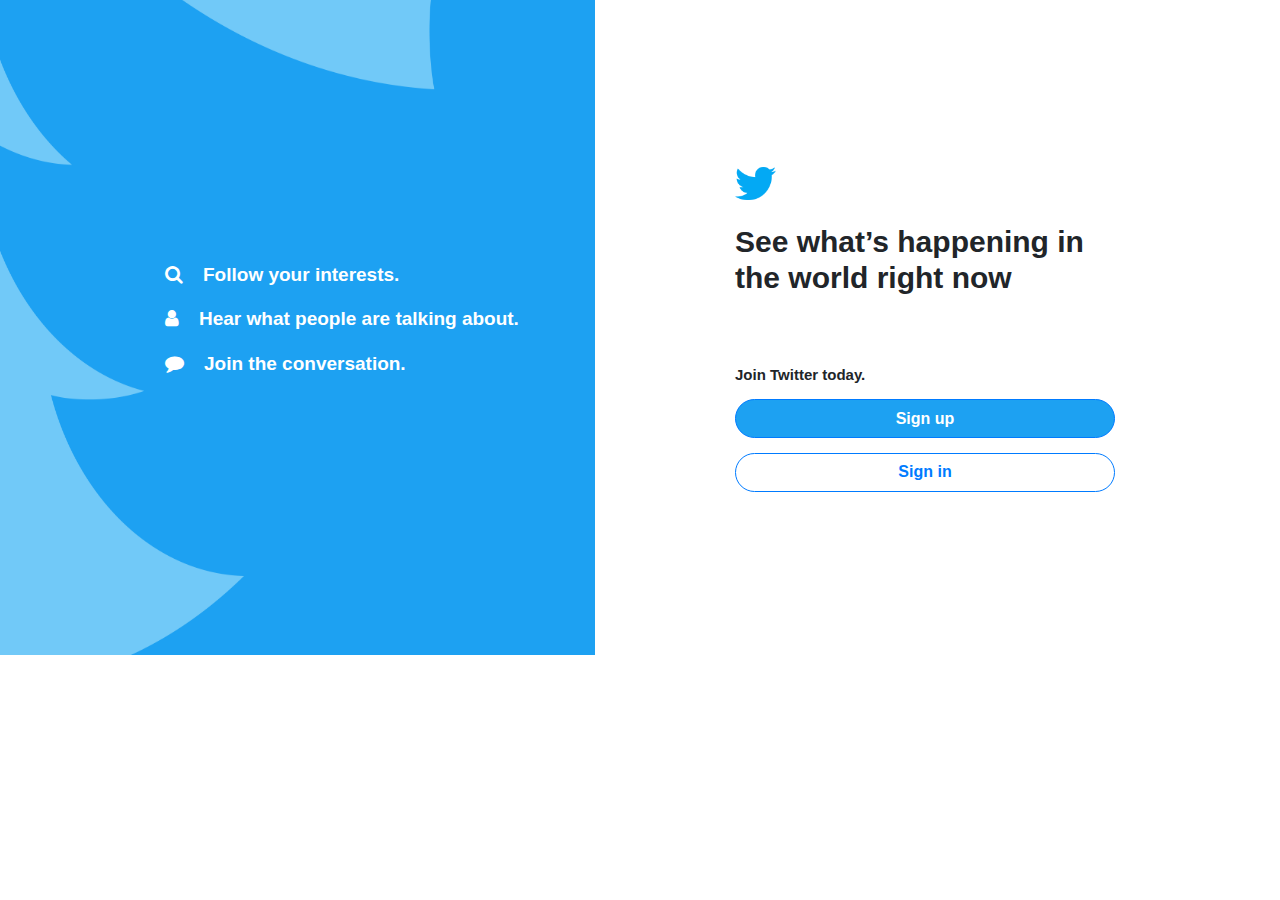
<file: index.html>
<!DOCTYPE html>
<html lang="en">

<head>
    <meta charset="UTF-8">
    <meta name="viewport" content="width=device-width, initial-scale=1.0">
    <title>Clone Twitter</title>
    <link rel="stylesheet" href="css/style.css" />
    <link rel="stylesheet" href="https://stackpath.bootstrapcdn.com/font-awesome/4.7.0/css/font-awesome.min.css">
    <link rel="stylesheet" href="css/bootstrap.min.css" />
</head>

<body>
    <div class="container">
        <div class="row">
            <div class="col-sm d-flex align-items-center d-flex justify-content-start">
                <img src="img/twitter-cover.png" class="cover" alt="">
                <div class="twitter-text">
                    <p><i class="fa fa-search"></i>Follow your interests.</p>
                    <p><i class="fa fa-user"></i>Hear what people are talking about.</p>
                    <p><i class="fa fa-comment"></i>Join the conversation.</p>
                </div>
            </div>
            <div class="col-sm col-sm d-flex align-items-center d-flex justify-content-center">
                <div class="text-img">
                    <img src="img/twitter.png" alt="">
                    <h4>See what’s happening in the world right now</h4>
                    <h6>Join Twitter today.</h6>
                    <button type="button" class="btn btn-primary sign-up" data-toggle="modal"
                        data-target="#exampleModal">Sign up</button>
                    <a href="login.html" type="button" class="btn btn-outline-primary btn-sign">Sign in</a>
                </div>
            </div>
        </div>
    </div>

    <!-- Modal -->
    <div class="modal fade" id="exampleModal" tabindex="-1" aria-labelledby="exampleModalLabel" aria-hidden="true">
        <div class="modal-dialog">
            <div class="modal-content">
                <div class="modal-header">
                    <img src="img/twitter.png" alt="">
                    <button type="button" class="btn btn-primary next d-flex align-items-center">Next</button>
                </div>
                <div class="modal-body">
                    <h4>Create your account</h4>
                    <form>
                        <div class="form-group">
                            <div class="form-group">
                                <label for="exampleInputPassword1">Name</label>
                                <input type="text" class="form-control" autocomplete="off" id="exampleInputPassword1">
                            </div>
                            <div class="form-group">
                                <label for="exampleInputPassword1">Password</label>
                                <input type="password" class="form-control" autocomplete="off"
                                    id="exampleInputPassword1">
                            </div>
                            <label for="exampleInputEmail1">Phone</label>
                            <input type="text" class="form-control" autocomplete="off" id="exampleInputEmail1">
                            <a href="" style="text-decoration: none; color: #1DA1F2 !important;"
                                class="form-text text-muted mt-3">use
                                email instead</a>
                            <h6>Date of birth</h6>
                            <p>This will not be shown publicly.Confirm your own age,even this if account
                                for a bussinesse,a pet,or something else</p>
                            <div class="form-row">
                                <select class="custom-select mr-sm-2 col-md-3" id="inlineFormCustomSelect">
                                    <option selected>Month</option>
                                    <option value="1">One</option>
                                    <option value="2">Two</option>
                                    <option value="3">Three</option>
                                </select>
                                <select class="custom-select mr-sm-2 col-md-3" id="inlineFormCustomSelect">
                                    <option selected>Date</option>
                                    <option value="1">One</option>
                                    <option value="2">Two</option>
                                    <option value="3">Three</option>
                                </select>
                                <select class="custom-select mr-sm-2 col-md-3" id="inlineFormCustomSelect">
                                    <option selected>Year</option>
                                    <option value="1">One</option>
                                    <option value="2">Two</option>
                                    <option value="3">Three</option>
                                </select>
                            </div>
                        </div>
                    </form>
                </div>

            </div>
        </div>
    </div>

    <!-- Javascript -->
    <script src="https://code.jquery.com/jquery-3.5.1.slim.min.js">
    </script>
    <script src="js/bootstrap.min.js">
    </script>
    <script src="js/script.js"></script>
</body>

</html>
</file>
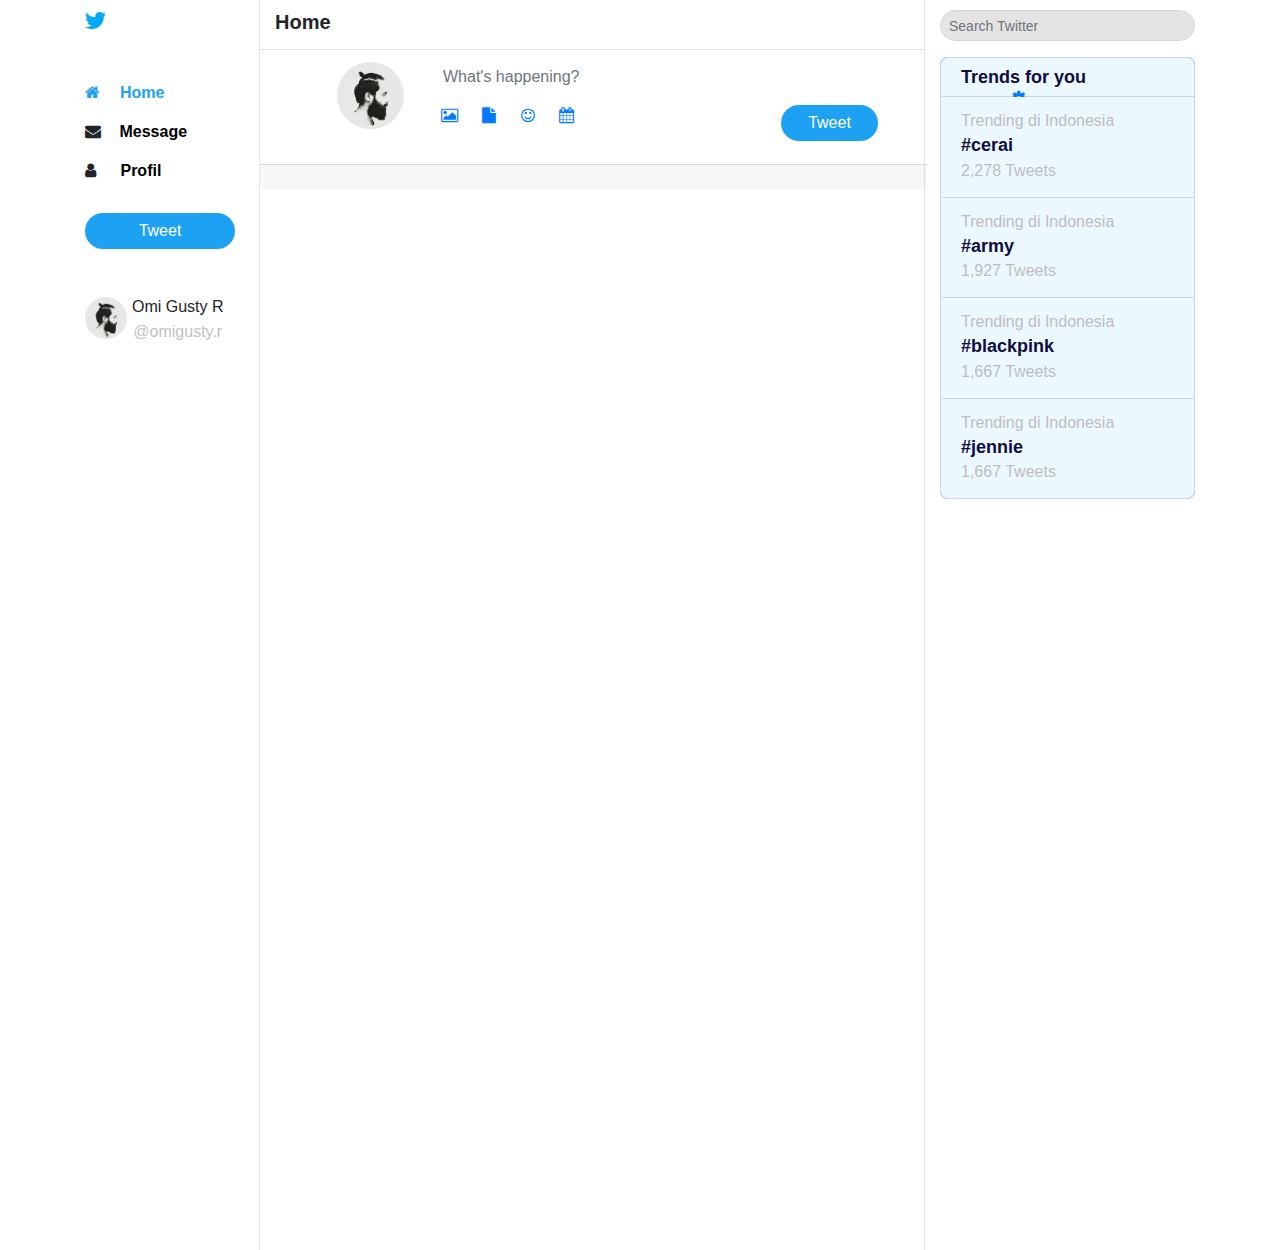
<file: beranda.html>
<!DOCTYPE html>
<html lang="en">

<head>
  <meta charset="UTF-8" />
  <meta name="viewport" content="width=device-width, initial-scale=1.0" />
  <title>Document</title>
  <link rel="stylesheet" href="css/style.css" />
  <link rel="stylesheet" href="https://stackpath.bootstrapcdn.com/font-awesome/4.7.0/css/font-awesome.min.css" />
  <link rel="stylesheet" href="css/bootstrap.min.css" />
</head>

<body>
  <div class="container">
    <div class="row">
      <div class="col-md-2 logo">
        <img src="img/twitter.png" alt="" />
        <div class="row" style="width: 150px">
          <div class="col pilihan">
            <i class="fa fa-home" style="color: #1da1f2"></i><a href="beranda.html" class="active">Home</a>
          </div>
          <div class="col pilihan">
            <i class="fa fa-envelope"></i>
            <a href="message.html" class="pilihan2" style="margin-left: -6px">Message</a>
          </div>
          <div class="col pilihan">
            <i class="fa fa-user"></i> <a href="profile.html" class="pilihan2">Profil</a>
          </div>
        </div>
        <button type="button" class="btn btn-primary tweet">Tweet</button>
        <div class="card">
          <div class="row no-gutters">
            <div class="col-md-3">
              <img src="img/profile-photo.jpg" class="card-img mt-5" alt="..." />
            </div>
            <div class="col-md-8 mt-5">
              <div class="rio">
                <h6 class="card-title name-user mb-1 d-flex justify-content-center d-flex align-items-center">
                  Omi Gusty R
                </h6>
                <p class="card-text d-flex justify-content-center d-flex align-items-center" style="color: #c2c1c1">
                  @omigusty.r
                </p>
              </div>
            </div>
          </div>
        </div>
      </div>
      <div class="col-md-7" style="border-right: 1px solid #e6e3e3">
        <div class="header">
          <h5>Home</h5>
        </div>
        <div class="card post">
          <div class="row no-gutters">
            <div class="col-md-4 figura mt-2 mb-2">
              <img src="img/profile-photo.jpg" alt="..." class="rounded-circle" />
            </div>
            <div class="col-md-8">
              <div class="input-group flex-nowrap">
                <input type="text" class="form-control omi mt-2 mb-2" placeholder="What's happening?" />
              </div>
              <div class="postingan">
                <div class="file-postingan">
                  <a href=""><i class="fa fa-image"></i></a>
                  <a href=""><i class="fa fa-file"></i></a>
                  <a href=""><i class="fa fa-smile-o"></i></a>
                  <a href=""><i class="fa fa-calendar"></i></a>
                </div>
                <button type="button" class="btn btn-primary btn-post-tweet">
                  Tweet
                </button>
              </div>
            </div>
          </div>
          <div class="card-footer mt-4"></div>
        </div>
      </div>
      <div class="col-md-3">
        <form>
          <div class="form-group trending-search">
            <input type="email" class="form-control form-control-sm" id="colFormLabelSm" placeholder="Search Twitter" />
          </div>
        </form>
        <ul class="list-group">
          <li class="list-group-item list-group-item-action list-group-item-info trends-for-you">
            <h6>
              Trends for you
              <a href="" style="margin-left: 50px"><i class="fa fa-cog"></i></a>
            </h6>
          </li>
          <li class="list-group-item list-group-item-action list-group-item-info">
            <p>Trending di Indonesia</p>
            <h6>#cerai</h6>
            <p>2,278 Tweets</p>
          </li>
          <li class="list-group-item list-group-item-action list-group-item-info">
            <p>Trending di Indonesia</p>
            <h6>#army</h6>
            <p>1,927 Tweets</p>
          </li>
          <li class="list-group-item list-group-item-action list-group-item-info">
            <p>Trending di Indonesia</p>
            <h6>#blackpink</h6>
            <p>1,667 Tweets</p>
          </li>
          <li class="list-group-item list-group-item-action list-group-item-info">
            <p>Trending di Indonesia</p>
            <h6>#jennie</h6>
            <p>1,667 Tweets</p>
          </li>
        </ul>
      </div>
    </div>
  </div>
</body>

</html>
</file>
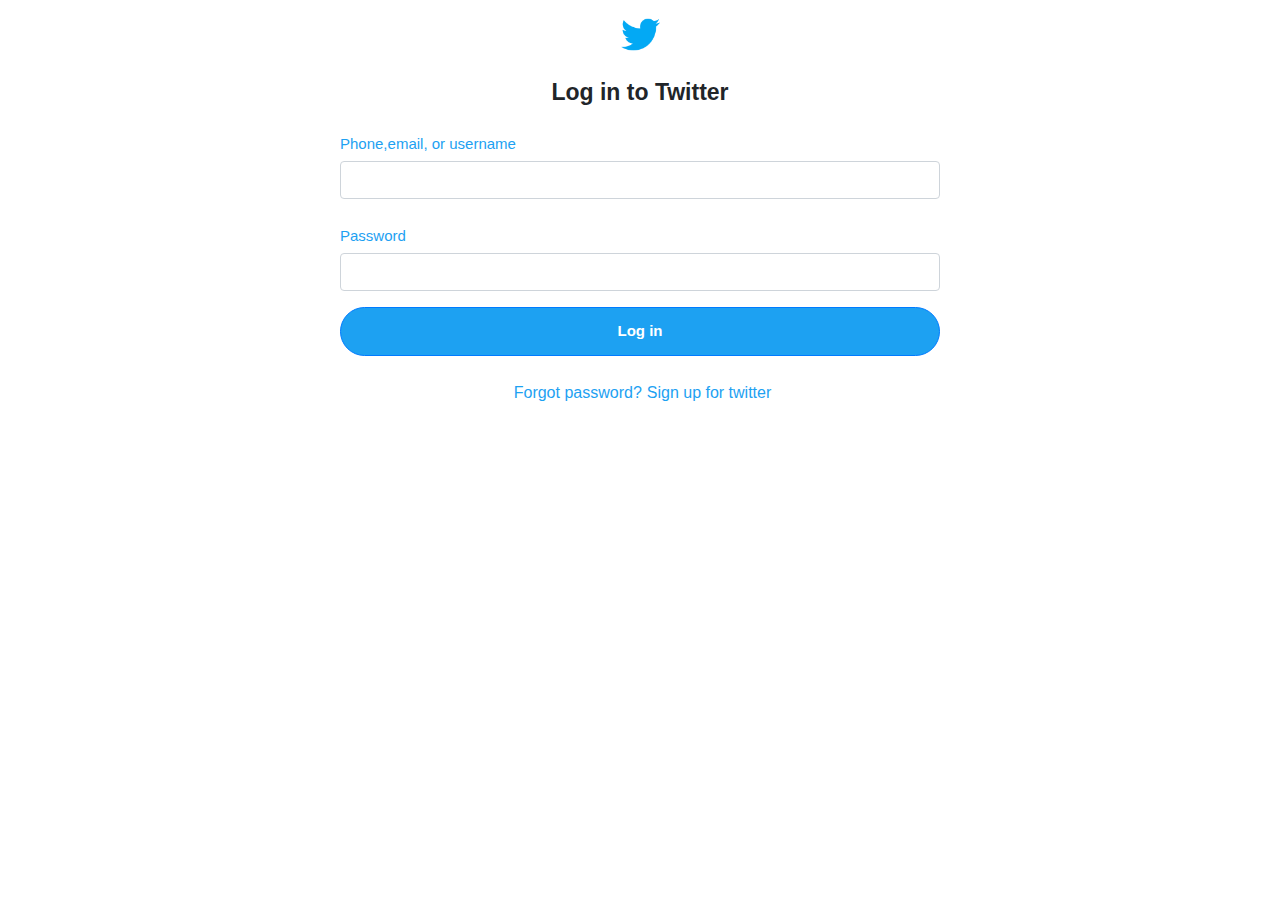
<file: login.html>
<!DOCTYPE html>
<html lang="en">

<head>
    <meta charset="UTF-8">
    <meta name="viewport" content="width=device-width, initial-scale=1.0">
    <title>Clone Twitter</title>
    <link rel="stylesheet" href="css/registrasi-style.css" />
    <link rel="stylesheet" href="https://stackpath.bootstrapcdn.com/font-awesome/4.7.0/css/font-awesome.min.css">
    <link rel="stylesheet" href="css/bootstrap.min.css" />
</head>

<body>
    <div class="container d-flex justify-content-center">
        <div class="login-page">
            <div class="logo  d-flex justify-content-center">
                <img src="img/twitter.png" alt="">
            </div>
            <h3>Log in to Twitter</h3>
            <form>
                <div class="form-group">
                    <label for="exampleInputEmail1">Phone,email, or username</label>
                    <input type="text" class="form-control" id="exampleInputEmail1">
                </div>
                <div class="form-group">
                    <label for="exampleInputPassword1">Password</label>
                    <input type="password" class="form-control" id="exampleInputPassword1">
                </div>
                <button type="submit" class="btn btn-primary">Log in</button>
            </form>
            <div class="link">
                <a href="">Forgot password?</a>
                <a href="">Sign up for twitter</a>
            </div>
        </div>
    </div>
    </div>

</body>

</html>
</file>
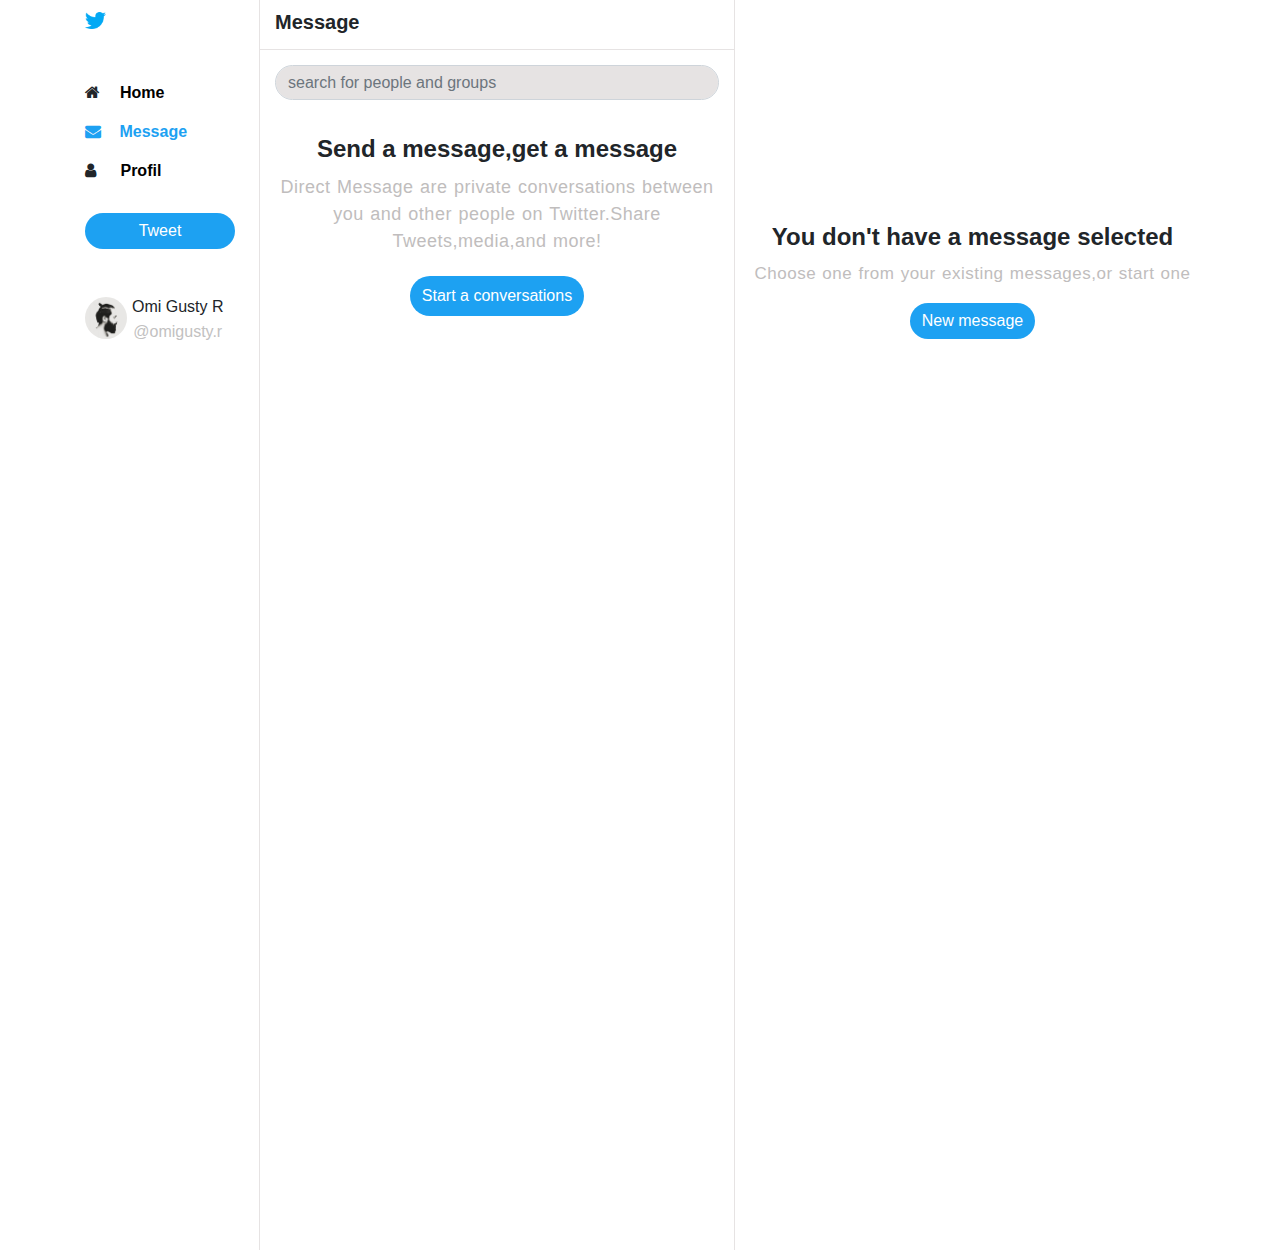
<file: message.html>
<!DOCTYPE html>
<html lang="en">

<head>
    <meta charset="UTF-8" />
    <meta name="viewport" content="width=device-width, initial-scale=1.0" />
    <title>Document</title>
    <link rel="stylesheet" href="css/style.css" />
    <link rel="stylesheet" href="https://stackpath.bootstrapcdn.com/font-awesome/4.7.0/css/font-awesome.min.css" />
    <link rel="stylesheet" href="css/bootstrap.min.css" />
</head>

<body>
    <div class="container">
        <div class="row">
            <div class="col-md-2 logo">
                <img src="img/twitter.png" alt="" />
                <div class="row" style="width: 150px">
                    <div class="col pilihan">
                        <i class="fa fa-home"></i><a href="beranda.html" class="pilihan2">Home</a>
                    </div>
                    <div class="col pilihan" style="color: #1da1f2">
                        <i class="fa fa-envelope"></i>
                        <a href="message.html" class="active" style="margin-left: -6px">Message</a>
                    </div>
                    <div class=" col pilihan">
                        <i class="fa fa-user"></i> <a href="profile.html" class="pilihan2">Profil</a>
                    </div>
                </div>
                <button type="button" class="btn btn-primary tweet">Tweet</button>
                <div class="card">
                    <div class="row no-gutters">
                        <div class="col-md-3">
                            <img src="img/profile-photo.jpg" class="card-img mt-5" alt="..." />
                        </div>
                        <div class="col-md-8 mt-5">
                            <div class="rio">
                                <h6
                                    class="card-title name-user mb-1 d-flex justify-content-center d-flex align-items-center">
                                    Omi Gusty R
                                </h6>
                                <p class="card-text d-flex justify-content-center d-flex align-items-center"
                                    style="color: #c2c1c1">
                                    @omigusty.r
                                </p>
                            </div>
                        </div>
                    </div>
                </div>
            </div>
            <div class="col-md-5" style="border-right: 1px solid #e6e3e3;">
                <div class="header-message">
                    <h5>Message</h5>
                </div>
                <form>
                    <div class="form-group">
                        <input type="text" class="form-control search-message" id="inputPassword"
                            placeholder="search for people and groups">
                    </div>
                </form>
                <h4 class="tagline-message">Send a message,get a message</h4>
                <p class="description">Direct Message are private conversations between you and other people on
                    Twitter.Share
                    Tweets,media,and more!</p>
                <div class="start d-flex justify-content-center">
                    <button type="button" class="btn btn-primary btn-conversations">Start a conversations</button>
                </div>
            </div>
            <div class="col-md-5">
                <div class="finding-chat">
                    <h4>You don't have a message selected</h4>
                    <p>Choose one from your existing messages,or start one</p>
                </div>
                <div class="btn-finding d-flex justify-content-center">
                    <button type="button" class="btn btn-primary btn-find-message">New message</button>
                </div>
            </div>
        </div>
    </div>
</body>

</html>
</file>
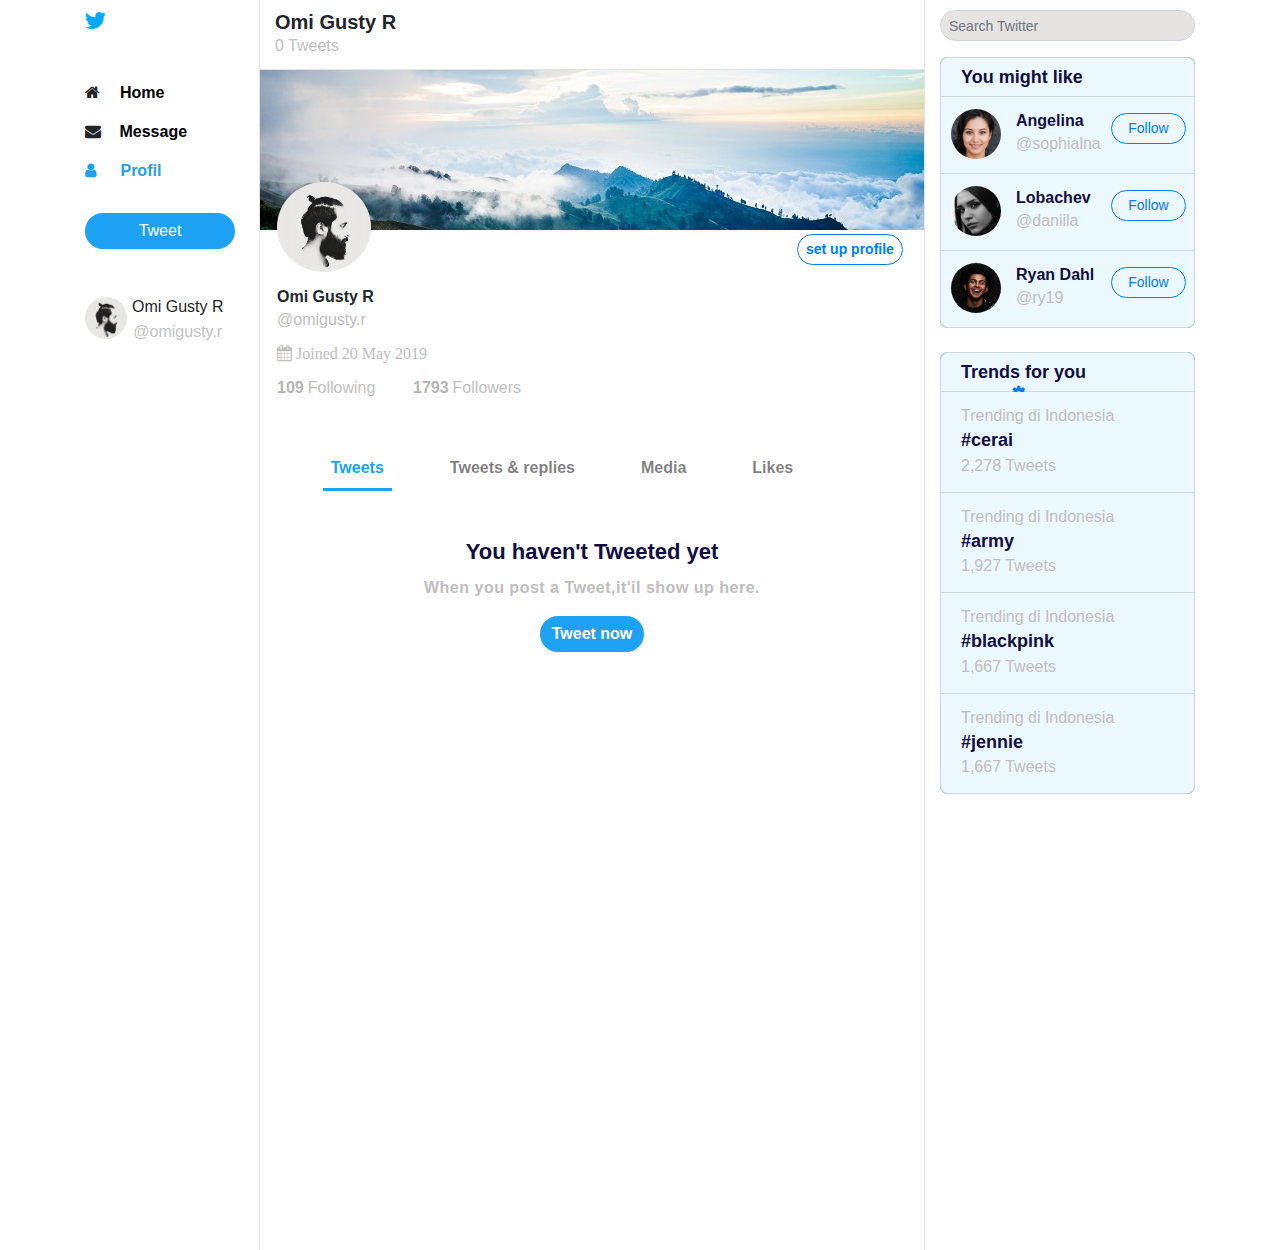
<file: profile.html>
<!DOCTYPE html>
<html lang="en">
  <head>
    <meta charset="UTF-8" />
    <meta name="viewport" content="width=device-width, initial-scale=1.0" />
    <title>Document</title>
    <link rel="stylesheet" href="css/style.css" />
    <link
      rel="stylesheet"
      href="https://stackpath.bootstrapcdn.com/font-awesome/4.7.0/css/font-awesome.min.css"
    />
    <link rel="stylesheet" href="css/bootstrap.min.css" />
  </head>

  <body>
    <div class="container">
      <div class="row">
        <div class="col-md-2 logo">
          <img src="img/twitter.png" alt="" />
          <div class="row" style="width: 150px">
            <div class="col pilihan">
              <i class="fa fa-home"></i
              ><a href="beranda.html" class="pilihan2">Home</a>
            </div>
            <div class="col pilihan">
              <i class="fa fa-envelope"></i>
              <a href="message.html" class="pilihan2" style="margin-left: -6px"
                >Message</a
              >
            </div>
            <div class="col pilihan" style="color: #1da1f2">
              <i class="fa fa-user"></i>
              <a href="profile.html" class="active">Profil</a>
            </div>
          </div>
          <button type="button" class="btn btn-primary tweet">Tweet</button>
          <div class="card">
            <div class="row no-gutters">
              <div class="col-md-3">
                <img
                  src="img/profile-photo.jpg"
                  class="card-img mt-5"
                  alt="..."
                />
              </div>
              <div class="col-md-8 mt-5">
                <div class="rio">
                  <h6
                    class="card-title name-user mb-1 d-flex justify-content-center d-flex align-items-center"
                  >
                    Omi Gusty R
                  </h6>
                  <p
                    class="card-text d-flex justify-content-center d-flex align-items-center"
                    style="color: #c2c1c1"
                  >
                    @omigusty.r
                  </p>
                </div>
              </div>
            </div>
          </div>
        </div>
        <div class="col-md-7" style="border-right: 1px solid #e6e3e3">
          <div class="header name-account">
            <h5>Omi Gusty R</h5>
            <p>0 Tweets</p>
          </div>
          <div class="jumbotron jumbotron-fluid"></div>
          <div class="biodata-profil">
            <img src="img/profile-photo.jpg" alt="" />
            <h6>Omi Gusty R</h6>
            <p>@omigusty.r</p>
            <p class="joined">
              <i class="fa fa-calendar"> Joined 20 May 2019</i>
            </p>
            <div class="row followers">
              <div class="col">
                <p><span>109</span>Following</p>
              </div>
              <div class="col followers">
                <p><span>1793</span>Followers</p>
              </div>
            </div>
            <button
              type="button"
              class="btn btn-outline-primary btn-sm settings"
            >
              set up profile
            </button>
          </div>
          <nav class="navbar navbar-expand-lg navbar-light">
            <div
              class="collapse navbar-collapse d-flex justify-content-center"
              id="navbarNavAltMarkup"
            >
              <div class="navbar-nav">
                <a class="nav-link link-active" href="#">Tweets</a>
                <a class="nav-link" href="#">Tweets & replies</a>
                <a class="nav-link" href="#">Media</a>
                <a class="nav-link" href="#">Likes</a>
              </div>
            </div>
          </nav>
          <div class="jumlah-tweets">
            <h4>You haven't Tweeted yet</h4>
            <p>When you post a Tweet,it'il show up here.</p>
            <div class="btn-jumlah-tweets d-flex justify-content-center">
              <button type="button" class="btn btn-primary btn-jmlh-tweets">
                Tweet now
              </button>
            </div>
          </div>
        </div>
        <div class="col-md-3">
          <form>
            <div class="form-group trending-search">
              <input
                type="email"
                class="form-control form-control-sm"
                id="colFormLabelSm"
                placeholder="Search Twitter"
              />
            </div>
          </form>
          <ul class="list-group mb-4">
            <li
              class="list-group-item list-group-item-action list-group-item-info trends-for-you"
            >
              <h6>You might like</h6>
            </li>
            <li
              class="list-group-item list-group-item-action list-group-item-info"
            >
              <img
                src="img/sophia-angelina.jpg"
                class="profile-sugestion"
                alt=""
              />
              <div class="you-might-like">
                <h6>Angelina</h6>
                <p>@sophialna</p>
                <button
                  type="button"
                  class="btn btn-outline-primary btn-sm gusty"
                >
                  Follow
                </button>
              </div>
            </li>
            <li
              class="list-group-item list-group-item-action list-group-item-info"
            >
              <img
                src="img/daniil-lobachev.jpg"
                class="profile-sugestion"
                alt=""
              />
              <div class="you-might-like">
                <h6>Lobachev</h6>
                <p>@daniila</p>
                <button
                  type="button"
                  class="btn btn-outline-primary btn-sm gusty"
                >
                  Follow
                </button>
              </div>
            </li>
            <li
              class="list-group-item list-group-item-action list-group-item-info"
            >
              <img
                src="img/vladimir-karney.jpg"
                class="profile-sugestion"
                alt=""
              />
              <div class="you-might-like">
                <h6>Ryan Dahl</h6>
                <p>@ry19</p>
                <button
                  type="button"
                  class="btn btn-outline-primary btn-sm gusty"
                >
                  Follow
                </button>
              </div>
            </li>
          </ul>
          <ul class="list-group">
            <li
              class="list-group-item list-group-item-action list-group-item-info trends-for-you"
            >
              <h6>
                Trends for you
                <a href="" style="margin-left: 50px"
                  ><i class="fa fa-cog"></i
                ></a>
              </h6>
            </li>
            <li
              class="list-group-item list-group-item-action list-group-item-info"
            >
              <p>Trending di Indonesia</p>
              <h6>#cerai</h6>
              <p>2,278 Tweets</p>
            </li>
            <li
              class="list-group-item list-group-item-action list-group-item-info"
            >
              <p>Trending di Indonesia</p>
              <h6>#army</h6>
              <p>1,927 Tweets</p>
            </li>
            <li
              class="list-group-item list-group-item-action list-group-item-info"
            >
              <p>Trending di Indonesia</p>
              <h6>#blackpink</h6>
              <p>1,667 Tweets</p>
            </li>
            <li
              class="list-group-item list-group-item-action list-group-item-info"
            >
              <p>Trending di Indonesia</p>
              <h6>#jennie</h6>
              <p>1,667 Tweets</p>
            </li>
          </ul>
        </div>
      </div>
    </div>
  </body>
</html>
</file>
<file: css/style.css>
* {
  margin: 0;
  padding: 0;
}

.text-img {
  width: 380px;
}

.text-img h4 {
  font-size: 30px;
  font-weight: 700;
  margin-bottom: 70px;
}

.text-img img {
  width: 41px;
  margin-bottom: 20px;
}

.text-img h6 {
  font-size: 15px;
  font-weight: 700;
  margin-bottom: 15px;
}

.sign-up {
  width: 380px;
  height: 39px;
  border-radius: 30px !important;
  background-color: #1da1f2 !important;
  font-size: 15px;
  font-weight: 700 !important;
  color: #ffffff;
  border: none;
  margin-bottom: 15px;
}

.sign-up:hover {
  background-color: #1992dd !important;
  border: none;
}

.btn-sign {
  width: 380px;
  height: 39px;
  border-radius: 30px !important;
  font-size: 15px;
  font-weight: 700 !important;
  color: #ffffff;
  padding: 0 15px 0 15px;
  border: 1px solid #1992dd;
}

.btn-sign:hover {
  background-color: #ddf3ff !important;
  color: #1992dd !important;
  transition: 0.3s;
}

.cover {
  width: 640px;
  margin-top: -150px;
  margin-left: -130px;
  height: 805px;
}

.twitter-text {
  margin-left: -430px;
  font-size: 19px;
  font-weight: 700;
  color: #ffffff;
}

i {
  margin-right: 20px;
}

.modal-content {
  border-radius: 15px !important;
  width: 600px !important;
}

.modal-header img {
  width: 26px;
  position: relative;
  margin-left: 45%;
}

.next {
  width: 66px;
  height: 30px;
  border-radius: 15px !important;
  background-color: #1da1f2;
  font-size: 15px;
  font-weight: 700 !important;
  text-align: center;
}

.modal-body h4 {
  font-size: 23px;
  font-weight: 700;
  margin-bottom: 20px;
}

label {
  color: #1da1f2;
}

.form-group h6 {
  font-weight: 700;
  font-size: 15px;
  margin-top: 30px;
  margin-bottom: 0;
}

.form-group p {
  font-size: 15px;
  line-height: 19px;
  color: #657786;
  letter-spacing: 0.5px;
}

.logo img {
  width: 21px;
  margin-bottom: 50px;
  margin-top: 10px;
}

.logo {
  height: 1250px;
  border-right: 1px solid #e6e3e3;
}

.pilihan {
  margin-bottom: 15px;
}

.active {
  color: #1da1f2;
  font-size: 16px;
  font-weight: 600;
  text-decoration: none !important;
}

.pilihan2 {
  color: #000000 !important;
  font-weight: 600;
  text-decoration: none !important;
  font-size: 16px;
}

.tweet {
  border-radius: 30px !important;
  width: 150px;
  background-color: #1da1f2 !important;
  border: none !important;
  margin-top: 15px;
}

.card {
  border: none !important;
}

.card-img {
  width: 42px !important;
  border-radius: 50% !important;
  height: 42px;
  margin-top: 17px !important;
}

.name-user {
  font-size: 16px;
  margin-left: 0px;
}

.header {
  border-bottom: 1px solid #e6e3e3;
  margin-left: -15px;
  height: 40px;
  width: 665px;
}

.header h5 {
  font-weight: 700;
  margin-top: 10px;
  margin-left: 15px;
}

.post {
  width: 663px;
  margin-left: -15px;
}

.rounded-circle {
  width: 67px;
  height: 67px;
}

.figura {
  display: flex;
  align-items: center;
  justify-content: center;
}

.omi {
  border: none !important;
  margin-left: -50px !important;
}

.btn-post-tweet {
  width: 97px;
  border-radius: 30px !important;
  background-color: #1da1f2 !important;
  border: none !important;
  margin-left: 350px;
  margin-top: -36px !important;
}

.card-footer {
  width: 667px;
}

.file-postingan {
  width: 170px;
  margin-left: 10px;
}

.postingan {
  margin-left: -50px !important;
  height: 36px;
}

.trending-search {
  margin-top: 10px;
  margin-bottom: 15px;
}

.form-control-sm {
  border-radius: 30px !important;
  background-color: #e6e3e3 !important;
}

.list-group {
  border-radius: 8px !important;
  background-color: #1da1f2 !important;
}

.trends-for-you {
  height: 40px;
}

.list-group-item-info {
  background-color: #ecf8ff !important;
}

.trends-for-you h6 {
  color: #100d42;
  font-weight: 700 !important;
  margin-top: -3px;
}

.list-group-item-info p {
  font-size: 16px;
  color: #c0bdbd;
  margin-bottom: 2px;
}

.list-group-item-info h6 {
  font-size: 18px;
  color: #100d42;
  margin-bottom: 2px;
  font-weight: 700;
}

.header-message {
  border-bottom: 1px solid #e6e3e3;
  margin-left: -15px;
  height: 40px;
  width: 474px;
}

.header-message h5 {
  font-weight: 700;
  margin-top: 10px;
  margin-left: 15px;
}

.search-message {
  border-radius: 30px !important;
  margin-top: 15px;
  height: 35px !important;
  background-color: #e6e3e3 !important;
}

.tagline-message {
  text-align: center;
  font-weight: 700;
  margin-top: 35px;
  font-size: 24px;
}

.description {
  text-align: center;
  font-size: 18px;
  letter-spacing: 0.5px;
  word-spacing: 1px;
  font-weight: 400 !important;
  margin-top: 10px;
  color: #c0bdbd;
}

.btn-conversations {
  border-radius: 30px !important;
  background-color: #1da1f2 !important;
  border: none !important;
  height: 40px;
  margin-top: 5px;
}

.finding-chat h4 {
  text-align: center;
  font-weight: 700;
  font-size: 24px;
  margin-top: 50%;
}

.finding-chat p {
  text-align: center;
  font-size: 17px;
  letter-spacing: 0.5px;
  word-spacing: 1px;
  font-weight: 400 !important;
  margin-top: 10px;
  color: #c0bdbd;
}

.btn-find-message {
  border-radius: 30px !important;
  background-color: #1da1f2 !important;
  border: none !important;
}

.you-might-like h6 {
  font-size: 16px;
  text-align: start;
}

.you-might-like {
  width: 160px;
  margin-left: 55px;
  margin-top: -48px;
  height: 50px;
}

.profile-sugestion {
  width: 50px;
  border-radius: 50%;
  margin-left: -10px;
}

.gusty {
  border-radius: 30px !important;
  width: 75px;
  margin-left: 95px;
  margin-top: -85px;
}

.name-account {
  height: 60px;
}

.name-account p {
  margin-left: 15px;
  margin-top: -8px;
  color: #c0bdbd;
  font-weight: 500;
}

.jumbotron {
  margin-left: -15px;
  width: 664px;
  height: 160px;
  background-image: url("/img/background.jpg");
}

.biodata-profil {
  margin-left: 2px;
  margin-top: -80px;
}

.biodata-profil img {
  width: 94px;
  border-radius: 50%;
}

.biodata-profil h6 {
  font-weight: 700;
  margin-top: 15px;
}

.biodata-profil p {
  font-weight: 400;
  margin-top: -6px;
  color: #c0bdbd;
}

span {
  font-weight: 700;
  color: #b4b4b4;
  margin-right: 4px;
}

.followers {
  margin-left: -390px;
}

.settings {
  border-radius: 30px !important;
  margin-left: 520px;
  margin-top: -360px;
  font-weight: 700 !important;
}

.navbar-nav,
.nav-link {
  font-weight: 700;
  font-size: 16px;
  margin-right: 40px;
  margin-left: 10px;
}

.link-active {
  color: #1da1f2 !important;
  border-bottom: 3px solid #1da1f2;
}

.jumlah-tweets h4 {
  text-align: center;
  font-weight: 700;
  color: #100d42;
  font-size: 22px;
  margin-top: 40px;
}

.jumlah-tweets p {
  text-align: center;
  margin-top: 10px;
  font-weight: 600;
  letter-spacing: 0.5px;
  color: #c0bdbd;
}

.btn-jmlh-tweets {
  border-radius: 30px !important;
  border: none !important;
  background-color: #1da1f2 !important;
  font-weight: 600 !important;
}
</file>
<file: css/registrasi-style.css>
* {
    margin: 0;
    padding: 0;
}

.container {
    width: 600px !important;
    margin-top: 15px;
}

img {
    height: 39px;
    margin-bottom: 25px;
}

.login-page {
    width: 600px;
}

h3 {
    text-align: center;
    font-size: 23px !important;
    font-weight: 700 !important;
}

.form-group {
    margin-top: 25px;
}

label {
    font-size: 15px;
    line-height: 19px;
    color: #1DA1F2;
}

.btn-primary {
    height: 49px;
    width: 600px;
    border-radius: 30px !important;
    background-color: #1DA1F2 !important;
    border: none;
    font-weight: 700 !important;
    font-size: 15px !important;
    margin-bottom: 25px;
}

.btn-primary:hover {
    border: none;
}

.link {
    justify-content: center;
    display: flex;
}

.link a {
    text-decoration: none !important;
    margin-left: 5px;
    color: #1DA1F2;
}
</file>
